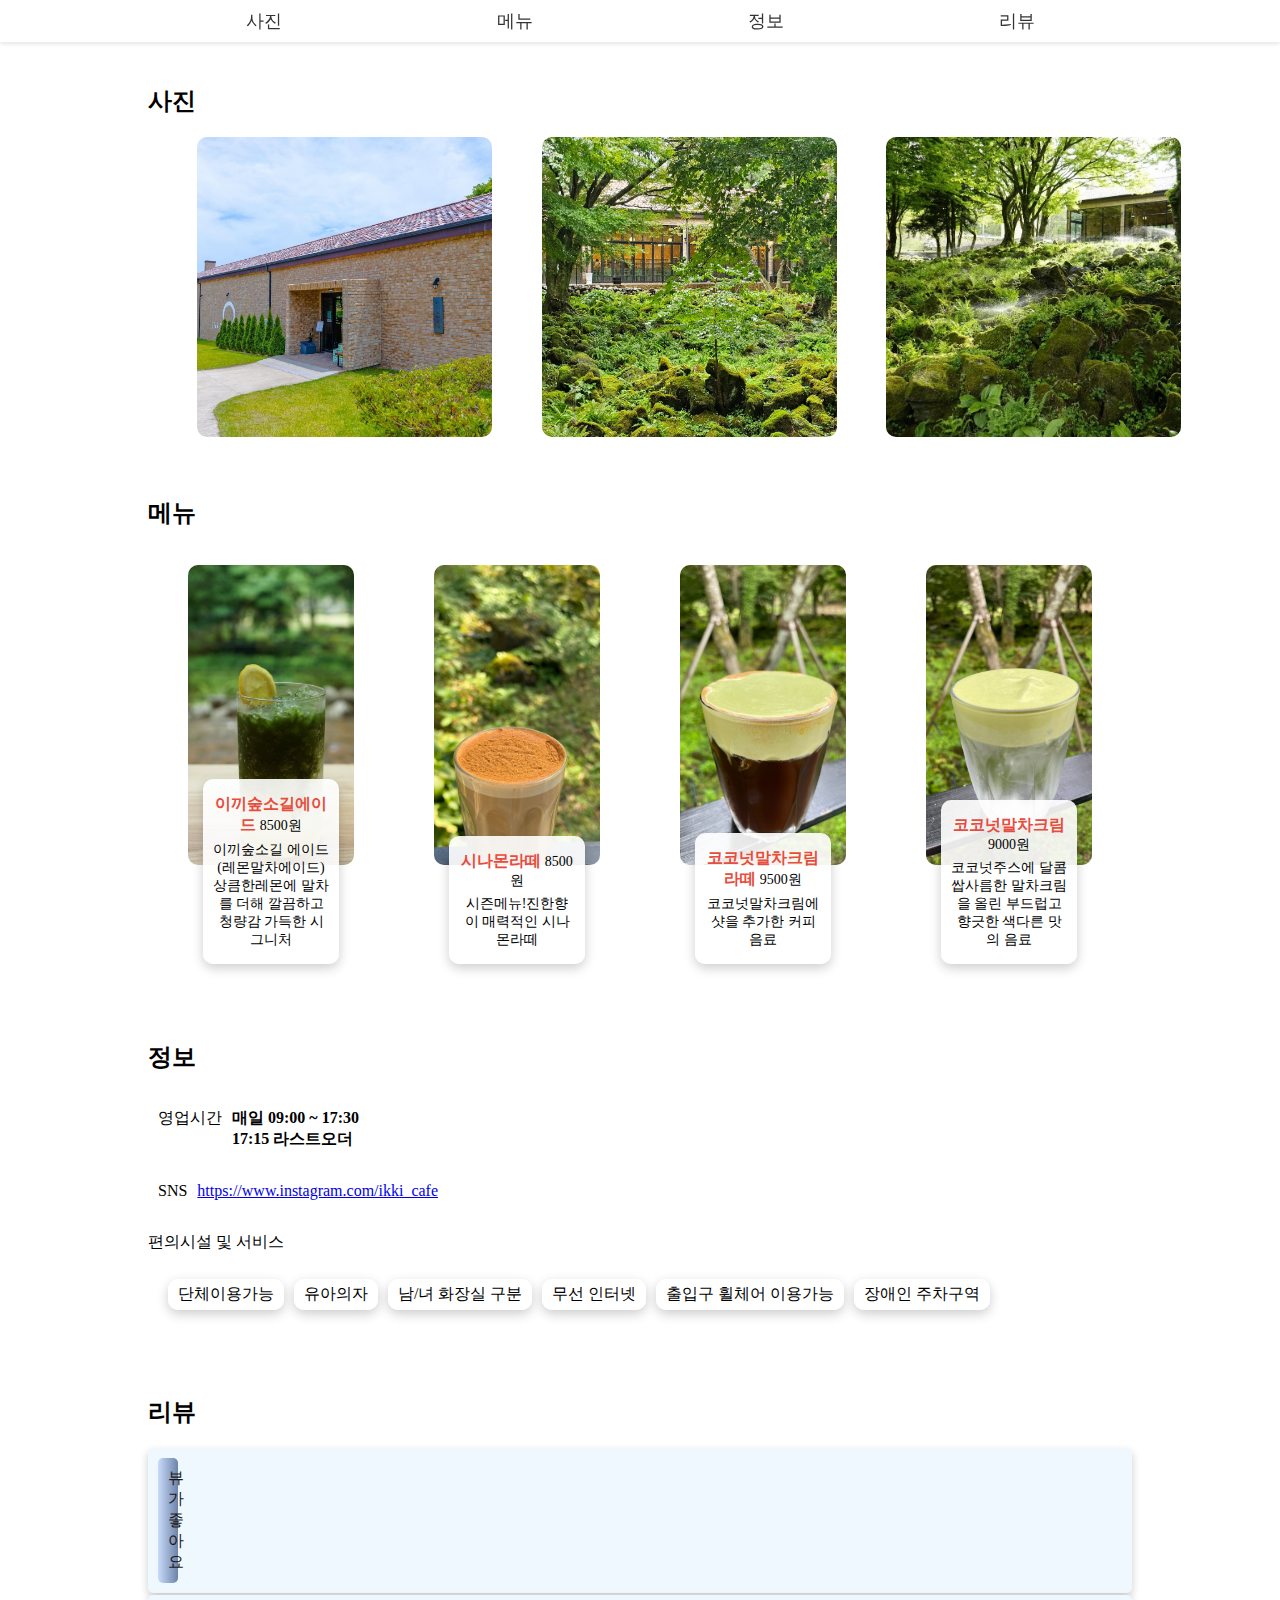
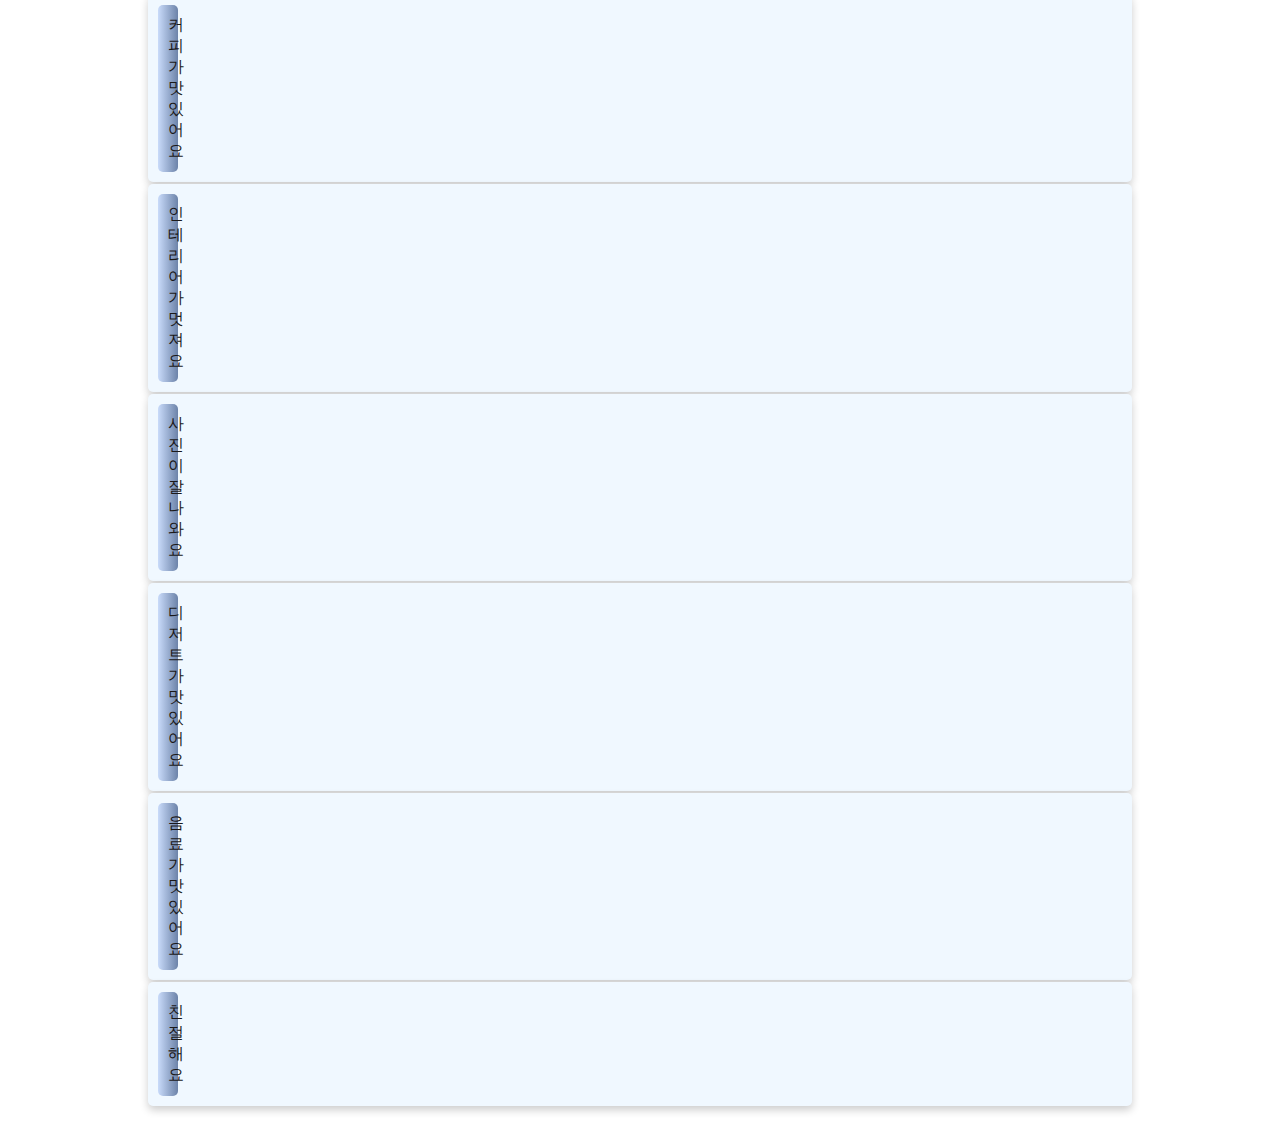
<file: Detail.html>
<!DOCTYPE html>
<html lang="en">
<head>
  <meta charset="UTF-8">
  <meta name="viewport" content="width=device-width, initial-scale=1.0">
  <title>Document</title>
  <link rel="stylesheet" href="CSS/DetailStyle.css?v=1">
</head>
<body>
  <header>
    <nav>
      <ul>
        <li><a href="#photo">사진</a></li>
        <li><a href="#menu">메뉴</a></li>
        <li><a href="#info">정보</a></li>
        <li><a href="#review">리뷰</a></li>
      </ul>
    </nav>
  </header>
  <main>
    <section id="photo">
      <h2>사진</h2>
        <div class="photo-img">
          <img src="img/이끼숲소길/이끼숲소길01.jpg" alt="이끼숲소길건물">
          <img src="img/이끼숲소길/이끼숲소길02.jpg" alt="이끼숲소길정원2">
          <img src="img/이끼숲소길/이끼숲소길03.jpg" alt="이끼숲소길정원3">
        </div>
    </section>
    <section id="menu">
      <h2>메뉴</h2>
        <div class="menu-img">
          <figure>
          <img src="img/이끼숲소길/이끼숲소길메뉴01.jpg" alt="이끼숲소길메뉴01">
          <figcaption>
            <p><strong>이끼숲소길에이드</strong> 8500원</p>
            <p>이끼숲소길 에이드(레몬말차에이드) 상큼한레몬에 말차를 더해 깔끔하고 청량감 가득한 시그니처</p>
          </figcaption>
          </figure>
          <figure>
          <img src="img/이끼숲소길/이끼숲소길메뉴02.jpeg" alt="이끼숲소길메뉴02">
          <figcaption>
            <p><strong>시나몬라떼</strong> 8500원</p>
            <p>시즌메뉴!진한향이 매력적인 시나몬라떼</p>
          </figcaption>
          </figure>
          <figure>
          <img src="img/이끼숲소길/이끼숲소길메뉴03.jpeg" alt="이끼숲소길메뉴03">
          <figcaption>
            <p><strong>코코넛말차크림라떼</strong> 9500원</p>
            <p>코코넛말차크림에 샷을 추가한 커피음료</p>
          </figcaption>
          </figure>
          <figure>
          <img src="img/이끼숲소길/이끼숲소길메뉴04.jpeg" alt="이끼숲소길메뉴04">
          <figcaption>
            <p><strong>코코넛말차크림</strong> 9000원</p>
            <p>코코넛주스에 달콤쌉사름한 말차크림을 올린 부드럽고 향긋한 색다른 맛의 음료</p>
          </figcaption>
        </figure>
          </div>
    </section>
    <section id="info">
      <h2>정보</h2>
        <div class="hours">
          <p>영업시간</p>
          <p><strong>매일 09:00 ~ 17:30 <br> 17:15 라스트오더</strong></p>
        </div>
        <div class="sns">
          <p>SNS</p>
          <p><a href="https://www.instagram.com/ikki_cafe" target="_blank">https://www.instagram.com/ikki_cafe</a></p>
        </div>
        <div class="service">
          <p>편의시설 및 서비스</p>
          <ul>
            <li>단체이용가능</li>
            <li>유아의자</li>
            <li>남/녀 화장실 구분</li>
            <li>무선 인터넷</li>
            <li>출입구 휠체어 이용가능</li>
            <li>장애인 주차구역</li>
          </ul>
        </div>
    </section>
    <section id="review">
      <h2>리뷰</h2>
        <ul>
          <li><div class="bar bar-1">뷰가 좋아요</div></li>
          <li><div class="bar bar-2">커피가 맛있어요</div></li>
          <li><div class="bar bar-3">인테리어가 멋져요</div></li>
          <li><div class="bar bar-4">사진이 잘 나와요</div></li>
          <li><div class="bar bar-5">디저트가 맛있어요</div></li>
          <li><div class="bar bar-6">음료가 맛있어요</div></li>
          <li><div class="bar bar-7">친절해요</div></li>
        </ul>
    </section>
  </main>
</body>
</html>
</file>
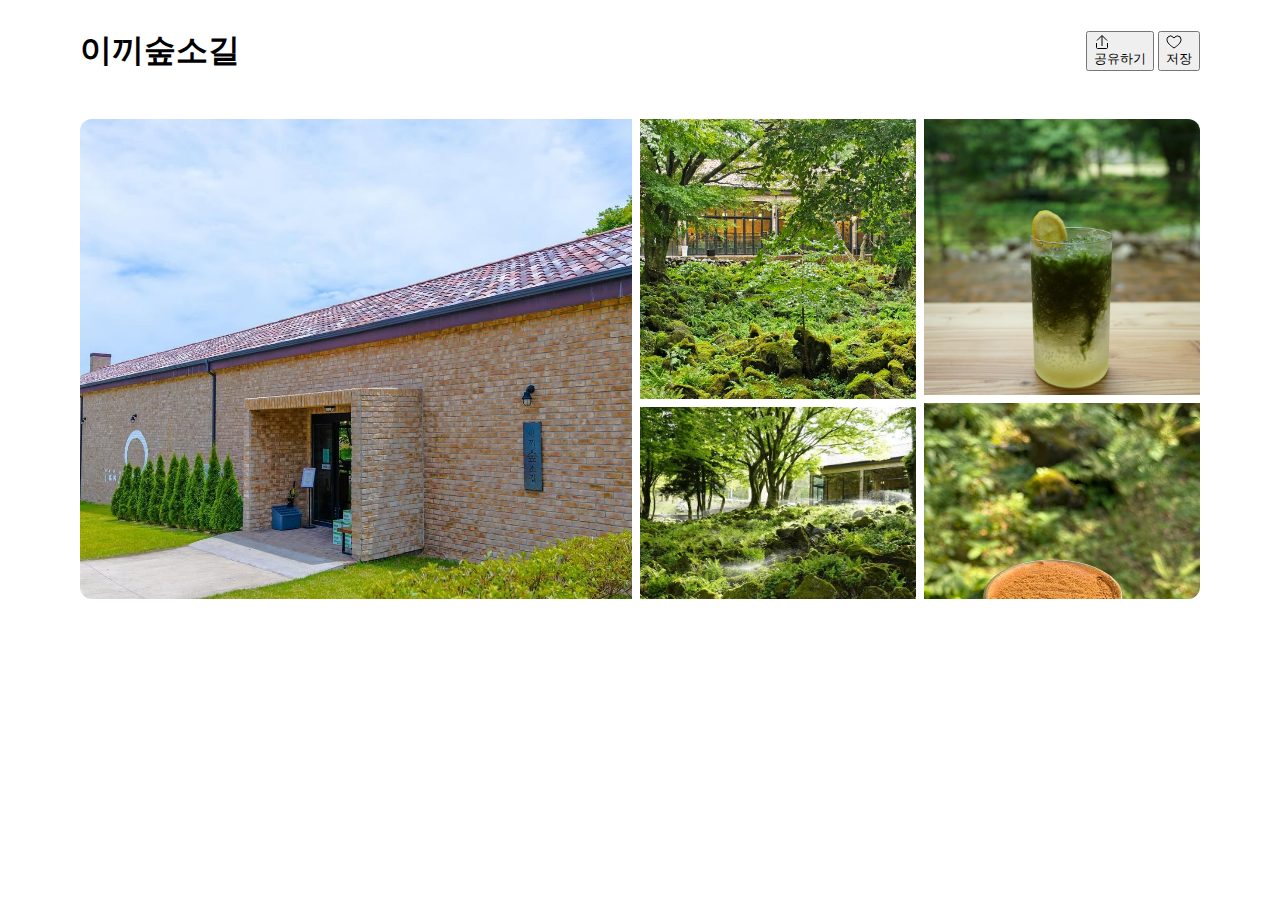
<file: DetailMainimg.html>
<!DOCTYPE html>
<html lang="en">
<head>
    <meta charset="UTF-8">
    <meta name="viewport" content="width=device-width, initial-scale=1.0">
    <title>메인이미지</title>
    <link rel="stylesheet" href="css/DetailMainimg.css">
</head>
<body>
    <div class="main-img">
        <div class="container">
            <div class="img-text">
                <h1 class="title">이끼숲소길</h1>
                <div class="button-wrap">
                    <button type="button" class="img-btn share"><span><svg xmlns:xlink="http://www.w3.org/1999/xlink" viewBox="0 0 32 32" xmlns="http://www.w3.org/2000/svg" aria-hidden="true" role="presentation" focusable="false" style="display: block; fill: none; height: 16px; width: 16px; stroke: currentcolor; stroke-width: 2; overflow: visible;" width="16" height="16"><path d="m27 18v9c0 1.1046-.8954 2-2 2h-18c-1.10457 0-2-.8954-2-2v-9m11-15v21m-10-11 9.2929-9.29289c.3905-.39053 1.0237-.39053 1.4142 0l9.2929 9.29289" fill="none" stroke="#000" stroke-width="2px"></path></svg></span>공유하기</button>
                    <button type="button" class="img-btn save"><span><svg xmlns:xlink="http://www.w3.org/1999/xlink" xmlns="http://www.w3.org/2000/svg" viewBox="0 0 32 32" aria-hidden="true" role="presentation" focusable="false" style="display: block; fill: none; height: 16px; width: 16px; stroke: currentcolor; stroke-width: 2; overflow: visible;" width="16" height="16"><path d="M16 28c7-4.73 14-10 14-17a6.98 6.98 0 0 0-7-7c-1.8 0-3.58.68-4.95 2.05L16 8.1l-2.05-2.05a6.98 6.98 0 0 0-9.9 0A6.98 6.98 0 0 0 2 11c0 7 7 12.27 14 17z" stroke="#000" fill="none" stroke-width="2px"></path></svg></span>저장</button>
                </div>
            </div>
            <div class="img-wrap">
                <div class="img-box left">
                    <img src="img/이끼숲소길/이끼숲소길01.jpg" alt="왼쪽 이미지">
                    <div class="overlay"></div>
                </div>
                <div class="img-box center">
                    <div class="top">
                        <img src="img/이끼숲소길/이끼숲소길02.jpg" alt="가운데 이미지1">
                        <div class="overlay"></div>
                    </div>
                    <div class="bottom">
                        <img src="img/이끼숲소길/이끼숲소길03.jpg" alt="가운데 이미지2">
                        <div class="overlay"></div>
                    </div>
                </div>
                <div class="img-box right">
                    <div class="top">
                        <img src="img/이끼숲소길/이끼숲소길메뉴01.jpg" alt="오른쪽 이미지1">
                        <div class="overlay"></div>
                    </div>
                    <div class="bottom">
                        <img src="img/이끼숲소길/이끼숲소길메뉴02.jpeg" alt="오른쪽 이미지2">
                        <div class="overlay"></div>
                    </div>

                </div>
            </div>
        </div>
    </div>
</body>
</html>
</file>
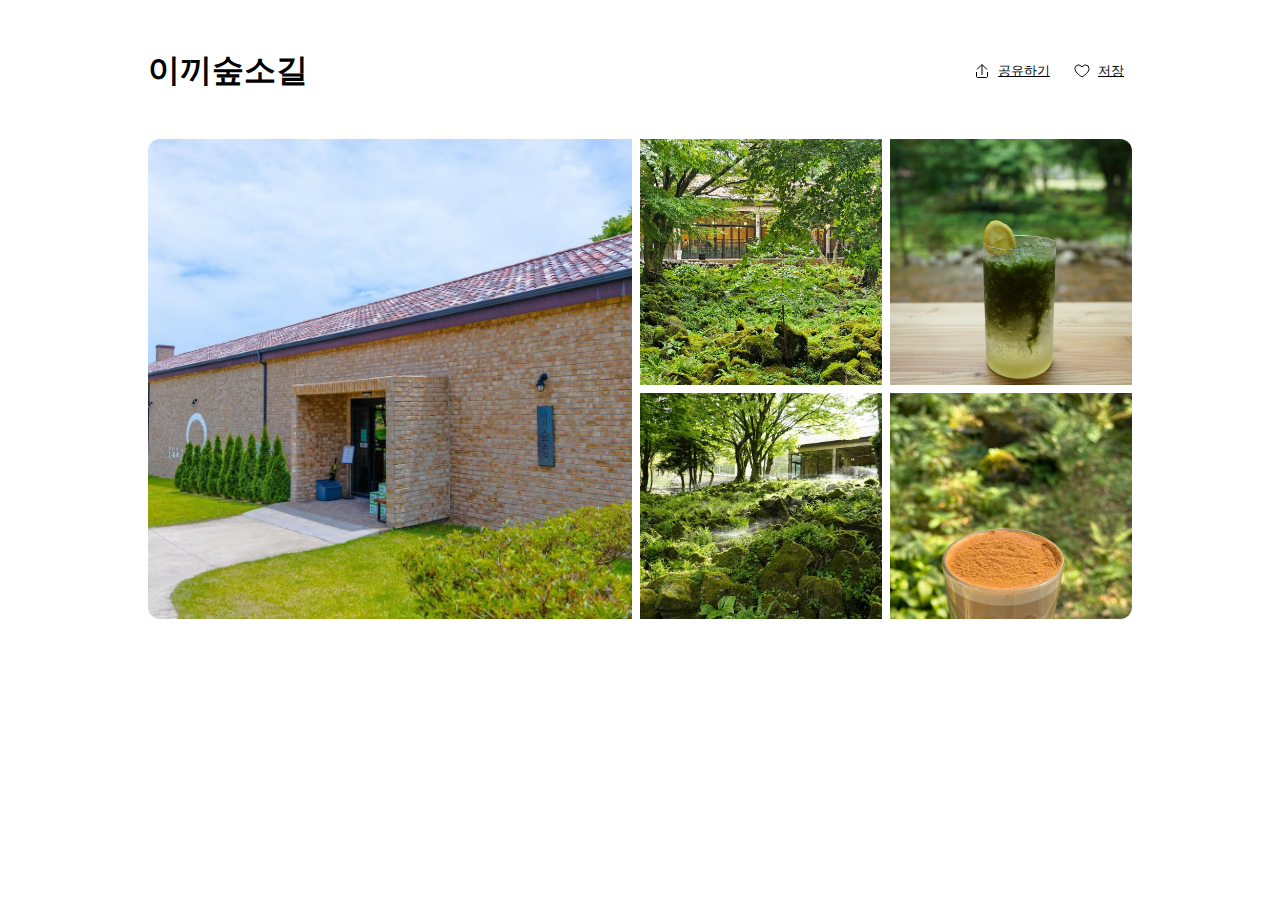
<file: detailMainimg.html>
<!DOCTYPE html>
<html lang="en">
<head>
    <meta charset="UTF-8">
    <meta name="viewport" content="width=device-width, initial-scale=1.0">
    <title>메인이미지</title>
    <link rel="stylesheet" href="CSS/detailMainimg.css">
</head>
<body>
    <div class="main-img">
        <div class="container">
            <div class="img-text">
                <h1 class="title">이끼숲소길</h1>
                <div class="button-wrap">
                    <button type="button" class="img-btn share"><span><svg xmlns:xlink="http://www.w3.org/1999/xlink" viewBox="0 0 32 32" xmlns="http://www.w3.org/2000/svg" aria-hidden="true" role="presentation" focusable="false" style="display: block; fill: none; height: 16px; width: 16px; stroke: currentcolor; stroke-width: 2; overflow: visible;" width="16" height="16"><path d="m27 18v9c0 1.1046-.8954 2-2 2h-18c-1.10457 0-2-.8954-2-2v-9m11-15v21m-10-11 9.2929-9.29289c.3905-.39053 1.0237-.39053 1.4142 0l9.2929 9.29289" fill="none" stroke="#000" stroke-width="2px"></path></svg></span>공유하기</button>
                    <button type="button" class="img-btn save"><span><svg xmlns:xlink="http://www.w3.org/1999/xlink" xmlns="http://www.w3.org/2000/svg" viewBox="0 0 32 32" aria-hidden="true" role="presentation" focusable="false" style="display: block; fill: none; height: 16px; width: 16px; stroke: currentcolor; stroke-width: 2; overflow: visible;" width="16" height="16"><path d="M16 28c7-4.73 14-10 14-17a6.98 6.98 0 0 0-7-7c-1.8 0-3.58.68-4.95 2.05L16 8.1l-2.05-2.05a6.98 6.98 0 0 0-9.9 0A6.98 6.98 0 0 0 2 11c0 7 7 12.27 14 17z" stroke="#000" fill="none" stroke-width="2px"></path></svg></span>저장</button>
                </div>
            </div>
            <div class="img-wrap">
                <div class="img-box left">
                    <img src="img/이끼숲소길/이끼숲소길01.jpg" alt="왼쪽 이미지">
                    <div class="overlay"></div>
                </div>
                <div class="img-box center">
                    <div class="top">
                        <img src="img/이끼숲소길/이끼숲소길02.jpg" alt="가운데 이미지1">
                        <div class="overlay"></div>
                    </div>
                    <div class="bottom">
                        <img src="img/이끼숲소길/이끼숲소길03.jpg" alt="가운데 이미지2">
                        <div class="overlay"></div>
                    </div>
                </div>
                <div class="img-box right">
                    <div class="top">
                        <img src="img/이끼숲소길/이끼숲소길메뉴01.jpg" alt="오른쪽 이미지1">
                        <div class="overlay"></div>
                    </div>
                    <div class="bottom">
                        <img src="img/이끼숲소길/이끼숲소길메뉴02.jpeg" alt="오른쪽 이미지2">
                        <div class="overlay"></div>
                    </div>

                </div>
            </div>
        </div>
    </div>
</body>
</html>
</file>
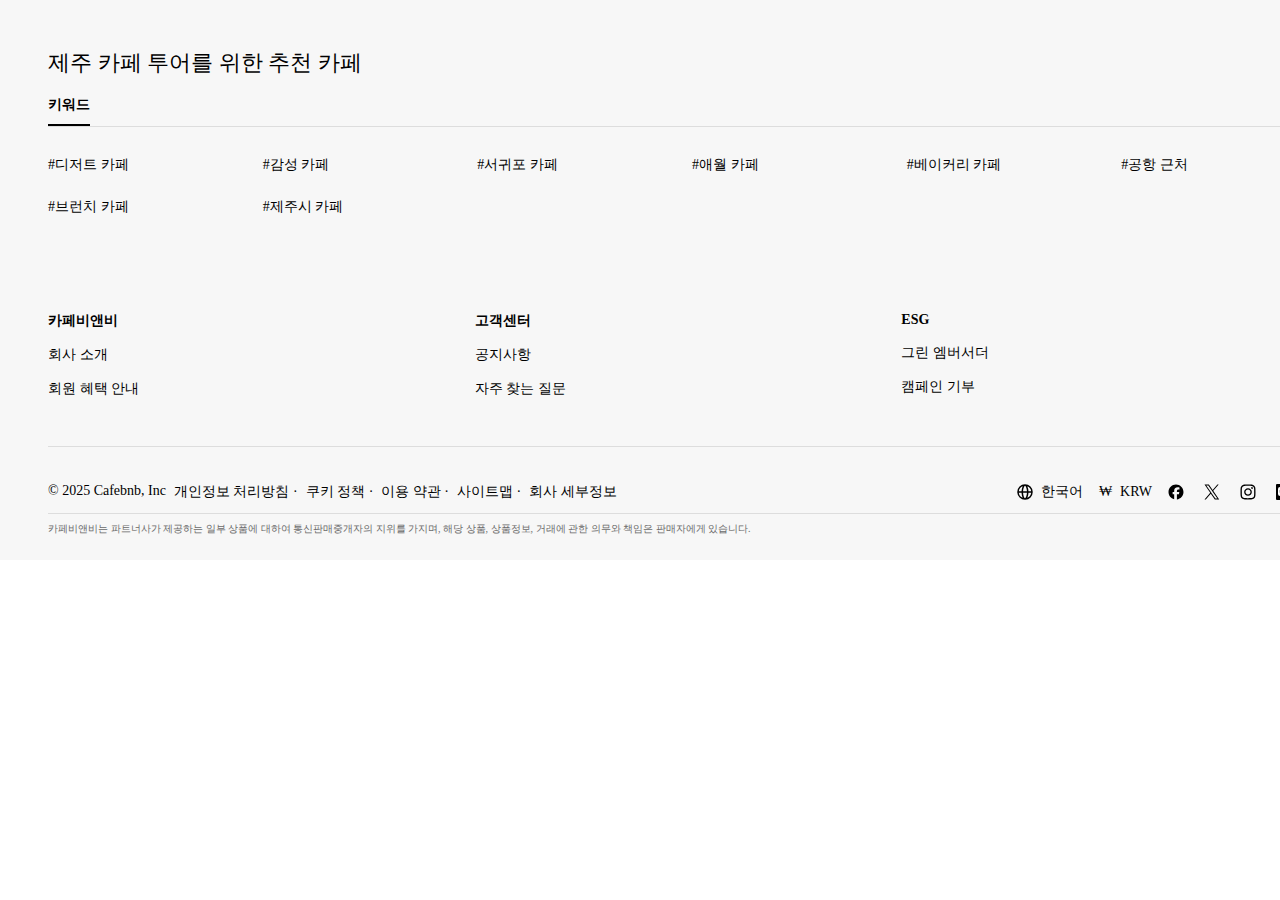
<file: a/footer.html>
<!DOCTYPE html>
<html lang="en">
<head>
    <meta charset="UTF-8">
    <meta name="viewport" content="width=device-width, initial-scale=1.0">
    <title>Document</title>
    <link rel="stylesheet" href="/CSS/footer.css">
    <link rel="stylesheet" href="/CSS/index.css">
</head>
<body>
    <footer>
        <div class="footer-top">
            <p>제주 카페 투어를 위한 추천 카페</p>
            <div class="keyword">
                <div class="btn-wrap">
                    <button>키워드</button>
                </div>
                <div class="divider"></div>
            </div>
            <ul class="keyword-list">
                <li><a href="#">#디저트 카페</a></li>
                <li><a href="#">#감성 카페</a></li>
                <li><a href="#">#서귀포 카페</a></li>
                <li><a href="#">#애월 카페</a></li>
                <li><a href="#">#베이커리 카페</a></li>
                <li><a href="#">#공항 근처</a></li>
                <li><a href="#">#브런치 카페</a></li>
                <li><a href="#">#제주시 카페</a></li>
            </ul>
        </div>
        <div class="footer-cen">
            <ul class="menu-list">
                <li>카페비앤비</li>
                <li><a href="#">회사 소개</a></li>
                <li><a href="#">회원 혜택 안내</a></li>
            </ul>
            <ul class="menu-list">
                <li>고객센터</li>
                <li><a href="#">공지사항</a></li>
                <li><a href="#">자주 찾는 질문</a></li>
            </ul>
            <ul class="menu-list">
                <li>ESG</li>
                <li><a href="#">그린 엠버서더</a></li>
                <li><a href="#">캠페인 기부</a></li>
            </ul>
        </div>
        <div class="footer-btm">
            <div class="info-wrap">
                <div class="txt-menu">
                    <ul class="info-list">
                        <li>© 2025 Cafebnb, Inc</li>
                        <li><a href="#">개인정보 처리방침 ·</a></li>
                        <li><a href="#">쿠키 정책 ·</a></li>
                        <li><a href="#">이용 약관 ·</a></li>
                        <li><a href="#">사이트맵 ·</a></li>
                        <li><a href="#">회사 세부정보</a></li>
                    </ul>
                </div>
                <div class="txt-info">
                    <div class="lang">
                        <div class="btn"><button><svg xmlns:xlink="http://www.w3.org/1999/xlink" xmlns="http://www.w3.org/2000/svg" viewBox="0 0 16 16" aria-hidden="true" role="presentation" focusable="false" style="display: block; height: 16px; width: 16px; fill: currentcolor;" width="16" height="16"><path d="M8 .25a7.77 7.77 0 0 1 7.75 7.78 7.75 7.75 0 0 1-7.52 7.72h-.25A7.75 7.75 0 0 1 .25 8.24v-.25A7.75 7.75 0 0 1 8 .25zm1.95 8.5h-3.9c.15 2.9 1.17 5.34 1.88 5.5H8c.68 0 1.72-2.37 1.93-5.23zm4.26 0h-2.76c-.09 1.96-.53 3.78-1.18 5.08A6.26 6.26 0 0 0 14.17 9zm-9.67 0H1.8a6.26 6.26 0 0 0 3.94 5.08 12.59 12.59 0 0 1-1.16-4.7l-.03-.38zm1.2-6.58-.12.05a6.26 6.26 0 0 0-3.83 5.03h2.75c.09-1.83.48-3.54 1.06-4.81zm2.25-.42c-.7 0-1.78 2.51-1.94 5.5h3.9c-.15-2.9-1.18-5.34-1.89-5.5h-.07zm2.28.43.03.05a12.95 12.95 0 0 1 1.15 5.02h2.75a6.28 6.28 0 0 0-3.93-5.07z" fill="#000"></path></svg>한국어</button></div>
                        <div class="money"><span>₩</span><span>KRW</span></div>
                    </div>
                    <div class="sns">
                        <ul class="sns-list">
                            <li><a href="#"><svg xmlns:xlink="http://www.w3.org/1999/xlink" viewBox="0 0 32 32" xmlns="http://www.w3.org/2000/svg" aria-hidden="true" role="presentation" focusable="false" style="display: block; height: 16px; width: 16px; fill: currentcolor;" width="32" height="32"><path d="m15.9700599 1c-8.26766469 0-14.9700599 6.70239521-14.9700599 14.9700599 0 7.0203593 4.83353293 12.9113772 11.3538922 14.5293413v-9.954491h-3.08682633v-4.5748503h3.08682633v-1.9712575c0-5.09520959 2.305988-7.45688623 7.3083832-7.45688623.948503 0 2.58503.18622754 3.2544911.37185629v4.14670654c-.3532934-.0371257-.9670659-.0556886-1.7293414-.0556886-2.454491 0-3.402994.9299401-3.402994 3.3473054v1.6179641h4.8898204l-.8401198 4.5748503h-4.0497006v10.2856287c7.4125749-.8952096 13.1562875-7.2065868 13.1562875-14.860479-.0005988-8.26766469-6.702994-14.9700599-14.9706587-14.9700599z" fill="#000"></path></svg>페이스북</a></li>
                            <li><a href="#"><svg xmlns:xlink="http://www.w3.org/1999/xlink" viewBox="0 0 32 32" xmlns="http://www.w3.org/2000/svg" aria-hidden="true" role="presentation" focusable="false" style="display: block; height: 16px; width: 16px; fill: currentcolor;" width="32" height="32"><path d="m18.461198 13.6964303 10.9224206-12.6964303h-2.5882641l-9.4839364 11.024132-7.57479218-11.024132h-8.73662592l11.4545721 16.6704401-11.4545721 13.3141565h2.58841076l10.01528114-11.6418582 7.9995355 11.6418582h8.7366259l-11.879291-17.2881663zm-3.5451833 4.1208802-1.1605868-1.66-9.23437656-13.20879216h3.97564793l7.45224943 10.65991686 1.1605868 1.66 9.6870415 13.8562592h-3.9756479l-7.9049144-11.3067482z" fill="#000s"></path></svg>X</a></li>
                            <li><a href="#"><svg xmlns:xlink="http://www.w3.org/1999/xlink" viewBox="0 0 32 32" xmlns="http://www.w3.org/2000/svg" aria-hidden="true" role="presentation" focusable="false" style="display: block; height: 16px; width: 16px; fill: currentcolor;" width="32" height="32"><path d="m9.78762432 1.10490642c-1.596.0753-2.6859.33-3.6387.7044-.9861.3843-1.8219.9-2.6535 1.7346s-1.3437 1.671-1.7253 2.6586c-.3693.9549-.6195 2.0457-.69 3.6426-.0705 1.59689998-.0861 2.11019998-.0783 6.18359998s.0258 4.584.1032 6.1842c.0762 1.5957.33 2.6853.7044 3.6384.3849.9861.9 1.8216 1.7349 2.6535s1.6707 1.3428 2.6607 1.725c.954.3687 2.0451.6201 3.6417.69 1.59659998.0699 2.11049998.0861 6.18269998.0783s4.5849-.0258 6.1848-.1017 2.6838-.3315 3.6372-.7041c.9861-.3858 1.8222-.9 2.6535-1.7352s1.3431-1.6722 1.7244-2.6604c.3696-.954.6207-2.0451.69-3.6405.0699-1.6011.0864-2.1123.0786-6.1851s-.0261-4.5834-.102-6.18299998c-.0759-1.5996-.33-2.6859-.7041-3.6396-.3855-.9861-.9-1.821-1.7346-2.6535s-1.6722-1.344-2.6601-1.7244c-.9546-.3693-2.0451-.621-3.6417-.69s-2.1105-.0867-6.1842-.0789-4.5837.0252-6.18359998.1032m.1752 27.11639998c-1.4625-.0636-2.2566-.3066-2.7858-.51-.7008-.27-1.2-.5964-1.7274-1.1187s-.8514-1.0233-1.125-1.7226c-.2055-.5292-.453-1.3224-.5214-2.7849-.0744-1.5807-.09-2.0553-.0987-6.06s.0066-4.4787.0759-6.05999998c.0624-1.4613.3069-2.2563.51-2.7852.27-.7017.5952-1.2 1.1187-1.7271s1.023-.8517 1.7229-1.1253c.5286-.2064 1.3218-.4518 2.7837-.5214 1.58189998-.075 2.05589998-.09 6.05999998-.0987s4.4793.0063 6.0618.0759c1.4613.0636 2.2566.3057 2.7849.51.7011.27 1.2.5943 1.7271 1.1187s.852 1.0221 1.1256 1.7235c.2067.5271.4521 1.32.5211 2.7828.0753 1.58189998.0924 2.05619998.0996 6.05999998s-.0069 4.4793-.0762 6.06c-.0639 1.4625-.3063 2.2569-.51 2.7867-.27.7005-.5955 1.2-1.1193 1.7268s-1.0227.8514-1.7229 1.125c-.528.2061-1.3221.4521-2.7828.5217-1.5819.0744-2.0559.09-6.0615.0987s-4.4781-.0075-6.05999998-.0759m12.22799748-20.23829998c.0012175.72808507.4409323 1.38373514 1.114083 1.66118326s1.4471512.12204713 1.9610409-.39373063.6664512-1.2903429.3865363-1.96247162c-.2799148-.67212872-.937173-1.10943617-1.6652577-1.10798463-.9938786.00199-1.7980584.80912438-1.7964025 1.80300362m-13.89301175 8.03189998c.00841427 4.254 3.46321425 7.6947 7.71631425 7.6866143 4.2531-.0081143 7.6962-3.4626143 7.6881143-7.7166143-.0081143-4.254-3.4638143-7.69559998-7.7175143-7.68721533-4.2537.00841535-7.69499998 3.46381533-7.68691425 7.71721533m2.70180425-.0054c-.0054522-2.761471 2.2287325-5.0045146 4.9902035-5.0099904 2.761471-.0054558 5.0045175 2.228726 5.009997 4.990197.0054593 2.761471-2.2287195 5.0045204-4.9901905 5.0100045-1.3261582.0027764-2.5990901-.5214481-3.5386825-1.4573271s-1.4688535-2.2067251-1.4713275-3.532884" fill="#000"></path></svg>인스타그램</a></li>
                            <li><a href="#"><svg xmlns:xlink="http://www.w3.org/1999/xlink" xmlns="http://www.w3.org/2000/svg" viewBox="0 0 32 32" aria-hidden="true" role="presentation" focusable="false" style="display: block; height: 16px; width: 16px; fill: currentcolor;" width="32" height="32"><path fill="#000" d="M30 0a2 2 0 0 1 2 2v28a2 2 0 0 1-2 2H2a2 2 0 0 1-2-2V2a2 2 0 0 1 2-2z"></path><path fill="#FFFFFF" d="M23.92 6A4.1 4.1 0 0 1 28 9.88l.01.2v9.84A4.08 4.08 0 0 1 24.13 24h-5.86l-1.91 3.31a.45.45 0 0 1-.73.08l-.05-.08-1.91-3.3h-5.6a4.08 4.08 0 0 1-4.06-3.87l-.01-.2v-9.86a4.08 4.08 0 0 1 3.87-4.06l.2-.01zm-1.99 7.22c-1.13 0-2.05.95-2.05 2.12 0 1.16.92 2.1 2.05 2.1.47 0 .9-.15 1.24-.42v.59l-.03.08-.05.1c-.11.16-.36.39-.9.39v1.09h.22c.3-.02.87-.13 1.42-.61l.13-.13.05-.06.1-.12c.11-.17.26-.44.31-.76v-4.28h-1.25v.34a2.02 2.02 0 0 0-1.24-.43zM8.81 11.9H7.58v5.6H8.8v-.4c.35.3.79.5 1.27.5 1.1 0 2-.98 2-2.19s-.89-2.2-2-2.2c-.42 0-.81.15-1.14.4l-.13.1zm8.3 1.31c-1.23 0-2.23.98-2.23 2.2s1 2.18 2.23 2.18c1.22 0 2.22-.98 2.22-2.19s-1-2.19-2.22-2.19zm-3.35-.66a1.98 1.98 0 0 0-1.33-.75H12.22v1.12l.08.01c.14.04.44.16.56.5l.04.12v3.94h1.27v-3.97a2.12 2.12 0 0 0-.24-.7l-.08-.15zM9.84 14.3a1.1 1.1 0 1 1 0 2.19 1.1 1.1 0 0 1-1.12-1.1c0-.15.04-.3.1-.43.17-.4.56-.66 1.02-.66zm7.27.05c.58 0 1.06.47 1.06 1.04s-.47 1.05-1.06 1.05c-.6 0-1.07-.47-1.07-1.05s.48-1.04 1.07-1.04zm5.05-.11c.44 0 .83.24 1.01.6.08.15.12.3.12.48s-.05.34-.12.48c-.18.36-.57.6-1 .6a1.1 1.1 0 0 1-1.13-1.08c0-.6.5-1.08 1.12-1.08z"></path></svg>네이버 블로그</a></li>
                            <li><a href="#"><svg xmlns:xlink="http://www.w3.org/1999/xlink" xmlns="http://www.w3.org/2000/svg" viewBox="0 0 32 32" aria-hidden="true" role="presentation" focusable="false" style="display: block; height: 16px; width: 16px; fill: currentcolor;" width="32" height="32"><path fill="#000" d="M30 0a2 2 0 0 1 2 2v28a2 2 0 0 1-2 2H2a2 2 0 0 1-2-2V2a2 2 0 0 1 2-2z"></path><path fill="#FFFFFF" d="M10 0h12.81v16.78l-5.88 10.13a.6.6 0 0 1-.99.09l-.06-.1L10 16.79z"></path><path fill="#222222" d="M12.66 4.64v7.5h7.5v-7.5zm5.87 5.69h-1.5l-1.28-1.96v1.96h-1.47V6.45h1.43l1.32 1.95V6.45h1.5z"></path></svg>네이버 포스트</a></li>
                        </ul>
                    </div>
                </div>
            </div>
            <div class="txt-copy">카페비앤비는 파트너사가 제공하는 일부 상품에 대하여 통신판매중개자의 지위를 가지며, 해당 상품, 상품정보, 거래에 관한 의무와 책임은 판매자에게 있습니다.</div>

        </div>
    </footer>
</body>
</html>
</file>
<file: CSS/DetailStyle.css>
:root{
  --max-width:1024px;
  --transition: all 0.3s ease;
}

body{
  max-width: 100%;
  margin: 0;
  overflow-x: hidden;
}

header nav {
    position: fixed;
    top:0;
    left:0;
    width: 100%;
    z-index: 100;
    background-color: #fff;
    box-shadow: 0 2px 4px rgba(0,0,0,0.1);
}

header nav ul {
    list-style:none;
    display: flex;
    justify-content: space-around;
    width: 100%;
    max-width: var(--max-width);
    margin: 0 auto;
    padding: 5px 10px;
    box-sizing: border-box;
}

header nav ul li {
  transition: var(--transition);
}

header nav ul li a{
    text-decoration:none;
    color: #333;
    font-size: 18px;
    font-weight: 400;
    display: block;
    padding: 4px 8px;
    transition: var(--transition);
}

header nav ul li a:hover{
    text-decoration:underline;
    transform: translateY(-3px); 
}

main {
    margin-top: 45px; /* 네비게이션과 자연스러운 간격 */
}

main section#photo,
main section#menu,
main section#info,
main section#review{
  width:100%;
  max-width: var(--max-width);
  margin:0 auto;
  padding: 20px;
  box-sizing: border-box;
}

main section .photo-img,
main section .menu-img {
    width: 100%;
    max-width: var(--max-width);
    display: flex;
    margin: 0 auto;
    box-sizing: border-box;
}

main section .photo-img{
    border-radius: 10px;
    height: 300px;
}

main section .photo-img img{
    border-radius: 10px;
    margin-left: 5%;
    width: 30%; /* 반응형 이미지 크기 */
    object-fit: cover;
}

main section .menu-img figure{
    position: relative;
    width:100%;
    height: 400px;
}
main section .menu-img figure img{
    border-radius: 10px;
    width:100%;
    height:300px;
    object-fit: cover;
}

.menu-img figcaption {
    position:absolute;
    bottom:1px;
    left: 0;
    right: 0;
    margin: 0 auto; /* 좌우 중앙 정렬 */
    width: 90%; /* 고정 너비로 균일 정렬 */
    max-width: 70%; /* 최대 너비 제한 */
    text-align: center;
    background: rgba(255, 255, 255, 0.9);
    border-radius: 10px;
    box-shadow: 0 4px 12px rgba(0, 0, 0, 0.2);
    padding: 10px; /* 내부 여백 추가 */
  }
  
  .menu-img figcaption p {
    margin: 5px 0;
    font-size: 14px;
  }
  
  .menu-img figcaption p strong {
    color: #e74c3c; /* 강조 색상 */
    font-size: 16px;
  }

  #info{
    width: 100%;
    max-width: var(--max-width);
    margin: 0 auto;
    padding: 20px;
    box-sizing: border-box;
  }

  #info .hours,
  #info .sns{
    display: flex;
  }
  #info .hours p,
  #info .sns p{
    margin-left: 10px;
  }

.service ul {
    list-style:none;
    display: flex;
    flex-wrap: wrap; /* 두 줄로 줄바꿈 */
    gap:10px;
    width: 100%;
    max-width: var(--max-width);
    padding: 10px 20px;
    box-sizing: border-box;
    
}

.service ul li{
    background: rgba(255, 255, 255, 0.9);
    border-radius: 10px;
    box-shadow: 0 4px 12px rgba(0, 0, 0, 0.2);
    padding: 5px 10px;
    
}

#review {
  width: 100%;
  max-width: var(--max-width);
  margin: 0 auto;
  padding: 20px;
  box-sizing: border-box;
}

#review ul {
  list-style: none;
  padding: 0;
}

#review ul li {
  background: aliceblue;
  margin-bottom: 2px;
  width: 100%;
  padding: 10px;
  border-radius: 5px;
  box-shadow: 0 4px 8px rgba(0, 0, 0, 0.2);
  font-size: 16px;
  min-height: 40px;
  position: relative;
  color: #333;
  box-sizing: border-box;
}

#review ul li .bar {
  background: linear-gradient(to right, #c9dbfa, #6c83a9);
  color: #1b1919;
  padding: 10px;
  border-radius: 5px;
  display: block;
  box-sizing: border-box;
  height: calc(100% - 20px);
  width: 0; /* 초기 너비 */
  transition: width 2s ease; 
  opacity: 1;
}

/* 리뷰 바 너비는 JavaScript에서 동적으로 설정됩니다 */

@media (max-width: 900px) {
  main {
    margin-top: 40px; /* 모바일에서 여백 줄임 */
  }
  
  header nav ul {
    flex-wrap: wrap;
    gap:10px;
    padding:10px;
  }

  header nav ul li {
    flex: 1 1 auto;
    text-align: center;
  }

  header nav ul li a {
    font-size: 16px;
  }

  main section .photo-img,
  main section .menu-img {
    flex-direction: column;
    height: auto;
  }

  main section .photo-img img{
    width: 100%;
    margin: 5px 0;
  }

  main section .menu-img figure{
    width: 100%;
    height: auto;
    margin-bottom: 50px;
  }

  .menu-img figcaption {
    bottom:-50px;
  }

  #review {
    width: 100%;
    max-width: 1024px;
  }

  main section .photo-img,
  main section .menu-img{
    flex-direction: column;
  }
}
</file>
<file: css/DetailMainimg.css>
.main-img {
    display: flex;
    justify-content: center;
    align-items: center;
}
.container {
    width: 1120px;
    display: flex;
    flex-direction: column;
    justify-content: center;
    align-items: center;
}
.img-text {
    width: 100%;
    display: flex;
    justify-content: space-between;
    align-items: center;
    margin-bottom: 24px;
}
.title {
    width: 80%;
}
.button-wrap {}
.button-wrap button {}
.img-btn.share {}
.img-btn.save {}

.img-wrap {
    width: 100%;
    height: 480px;
    display: grid;
    grid-template-columns: 2fr 1fr 1fr;
    gap: 8px;
    border-radius: 12px;
    overflow: hidden;
}
.img-box {
    display: flex;
    height: 100%;
    cursor: pointer;
    position: relative;
}
.img-box.center, .img-wrap .img-box.right {
    flex-direction: column;
}
.img-box.center .top, .img-wrap .img-box.right .top {
    height: 50%;
    margin-bottom: 8px;
}
.img-box.center .bottom, .img-wrap .img-box.right .bottom {
    height: 50%;
}
.img-box .overlay {
    position: absolute;
    top: 0;
    left: 0;
    background-color: rgba(0, 0, 0, 0.3);
    width: 100%;
    height: 100%;
    opacity: 0;
}
.img-box:hover .overlay {
    opacity: 1;
}
.img-box img {
    width: 100%;
    height: 100%;
    object-fit: cover;
}
</file>
<file: CSS/detailMainimg.css>
.main-img {
    display: flex;
    justify-content: center;
    align-items: center;
}
.main-img .container {
    width: 100%;
    max-width: 1024px;
    padding: 20px;
    box-sizing: border-box;
    display: flex;
    flex-direction: column;
    justify-content: center;
    align-items: center;
}
.main-img .img-text {
    width: 100%;
    display: flex;
    justify-content: space-between;
    align-items: center;
    margin-bottom: 24px;
}
.main-img .img-text .title {
    width: 80%;
}
.main-img .button-wrap {
    display: flex;
    gap: 8px;
    white-space: nowrap;
}
.main-img .button-wrap button {
    font-weight: 500;
    background-color: transparent;
    border: 0;
    border-radius: 8px;
    text-decoration: underline;
    cursor: pointer;
    display: flex;
    align-items: center;
    gap: 8px;
    padding: 8px;
}
.main-img .button-wrap button:hover {
    background-color: #f7f7f7;
}
.main-img .img-wrap {
    width: 100%;
    max-height: 480px;
    display: grid;
    grid-template-columns: 2fr 1fr 1fr;
    gap: 8px;
    border-radius: 12px;
    overflow: hidden;
}
.main-img .img-box {
    display: flex;
    height: 100%;
    cursor: pointer;
}
.main-img .img-box.left {
    position: relative;
}
.main-img .img-box .overlay {
    position: absolute;
    top: 0;
    left: 0;
    background-color: rgba(0, 0, 0, 0.3);
    width: 100%;
    height: 100%;
    opacity: 0;
    transition: 0.1s;
}
.main-img .img-box.left:hover .overlay {
    opacity: 1;
}
.main-img .img-box.center .top,
.main-img .img-box.center .bottom,
.main-img .img-box.right .top,
.main-img .img-box.right .bottom {
    position: relative;
    height: 50%;
    flex: 1;
    overflow: hidden;
}
.main-img .img-box.center .top:hover .overlay,
.main-img .img-box.center .bottom:hover .overlay,
.main-img .img-box.right .top:hover .overlay,
.main-img .img-box.right .bottom:hover .overlay {
    opacity: 1;
}
.main-img .img-box.center, .main-img .img-wrap .img-box.right {
    flex-direction: column;
}
.main-img .img-box.center .top, .main-img .img-wrap .img-box.right .top {
    margin-bottom: 8px;
}
.main-img .img-box img {
    width: 100%;
    height: 100%;
    object-fit: cover;
}

@media (max-width: 900px) {
    .main-img .img-wrap {
        display: flex;
        flex-direction: column;
        max-height: none;
        height: 40vh;
    }
    .main-img .img-box.center, .main-img .img-box.right {
        display: none;
    }
}
</file>
<file: CSS/footer.css>
footer {
    width: 100%;
    background-color: #F7F7F7;
    padding: 0 48px;
}
footer * {
    font-size: 0.875rem;
}
footer a {
    text-decoration: none;
    color: #000;
}
footer ul {
    margin: 0;
    padding: 0;
}
footer li {
    list-style: none;
}
footer button {
    font-weight: bold;
    background-color: transparent;
    border: 0;
    cursor: pointer;
}
.footer-top, .footer-cen {
    width: 100%;
    padding: 48px 0;
}
.footer-top p {
    font-size: 1.375rem;
    margin-top: 0;
    margin-bottom: 8px;
    font-weight: 500;
}
.footer-top .keyword {
    position: relative;
}

.footer-top .keyword .divider {
    position: absolute;
    width: 100%;
    bottom: -3px;
    left: 0;
    height: 1px;
    background-color: #ddd;
}
.footer-top .btn-wrap button {
    padding: 10px 0;
    position: relative;
}
.footer-top .btn-wrap button:after {
    position: absolute;
    left: 0;
    bottom: -2px;
    content: '';
    height: 2px;
    background-color: #000;
    width: 100%;
}
.footer-top .keyword-list {
    padding-top: 32px;
    display: grid;
    grid-template-columns: repeat(6, 1fr);
    column-gap: 8px;
    row-gap: 24px;
}
.footer-cen {
    display: grid;
    grid-template-columns: repeat(3, 1fr);
    border-bottom: 1px solid #ddd;
}
.footer-cen .menu-list {
    display: flex;
    flex-direction: column;
    row-gap: 16px;
}
.footer-cen .menu-list li:first-child {
    font-weight: bold;
}
.footer-btm {
    padding: 24px 0;
}
.footer-btm .info-wrap {
    display: flex;
    justify-content: space-between;
    align-items: center;
    border-bottom: 1px solid #ddd;
    margin-bottom: 8px;
}
.footer-btm .txt-menu .info-list {
    display: flex;
    gap: 8px;
}
.footer-btm .txt-info {
    display: flex;
    align-items: center;
}
.footer-btm .txt-info .lang {
    display: flex;
    padding: 6px 8px;
}
.footer-btm .txt-info .btn button, .footer-btm .txt-info .money {
    display: flex;
    align-items: center;
    gap: 8px;
    font-weight: 500;
    padding: 6px 8px;
}
.footer-btm .txt-info .sns-list {
    display: flex;
    gap: 20px;
}
.footer-btm .txt-info .sns-list li {
    width: 16px;
    height: 16px;
}
.footer-btm .txt-info .sns-list li a {
    font-size: 0;
}
.footer-btm .txt-copy {
    color: #6a6a6a;
    font-size: 0.625rem;
}

@media (max-width: 900px) {
    footer {
        padding: 0 24px;
    }
    .footer-top .keyword-list {
        grid-template-columns: repeat(2, 1fr);
    }
    .footer-cen {
        grid-template-columns: 1fr;
        border-bottom: 0;
        padding: 0;
    }
    .footer-cen .menu-list {
        border-bottom: 1px solid #ddd;
        padding: 24px 0;
    }
    .footer-btm .info-wrap {
        flex-direction: column-reverse;
        align-items: baseline;
        padding-bottom: 8px;
    }
    .footer-btm .txt-info {
        flex-direction: column;
        align-items: flex-start;
        margin-bottom: 12px;
    }
    .footer-btm .txt-info .lang {
        margin-left: -15px;
    }
    .footer-btm .txt-menu .info-list {
        flex-wrap: wrap;
    }
    .footer-btm .txt-menu .info-list li:first-child {
        width: 100%;
    }
}
</file>
<file: CSS/index.css>
@font-face {
    font-family: 'AirbnbCereal';
    src: url('../Fonts/AirbnbCereal_W_Md.otf') format('otf');
    font-weight:600;
    font-style: normal;
}

* {
    margin: 0;
    padding: 0;

    font-family: 'AirbnbCereal';
}

/* .image-slide {
    transition: transform 0.5s;
} */

.btns > button {
    width: 1.5rem;
    height: 1.5rem;
    border-radius: 50%;
    border: 2px solid gray;
}
</file>
